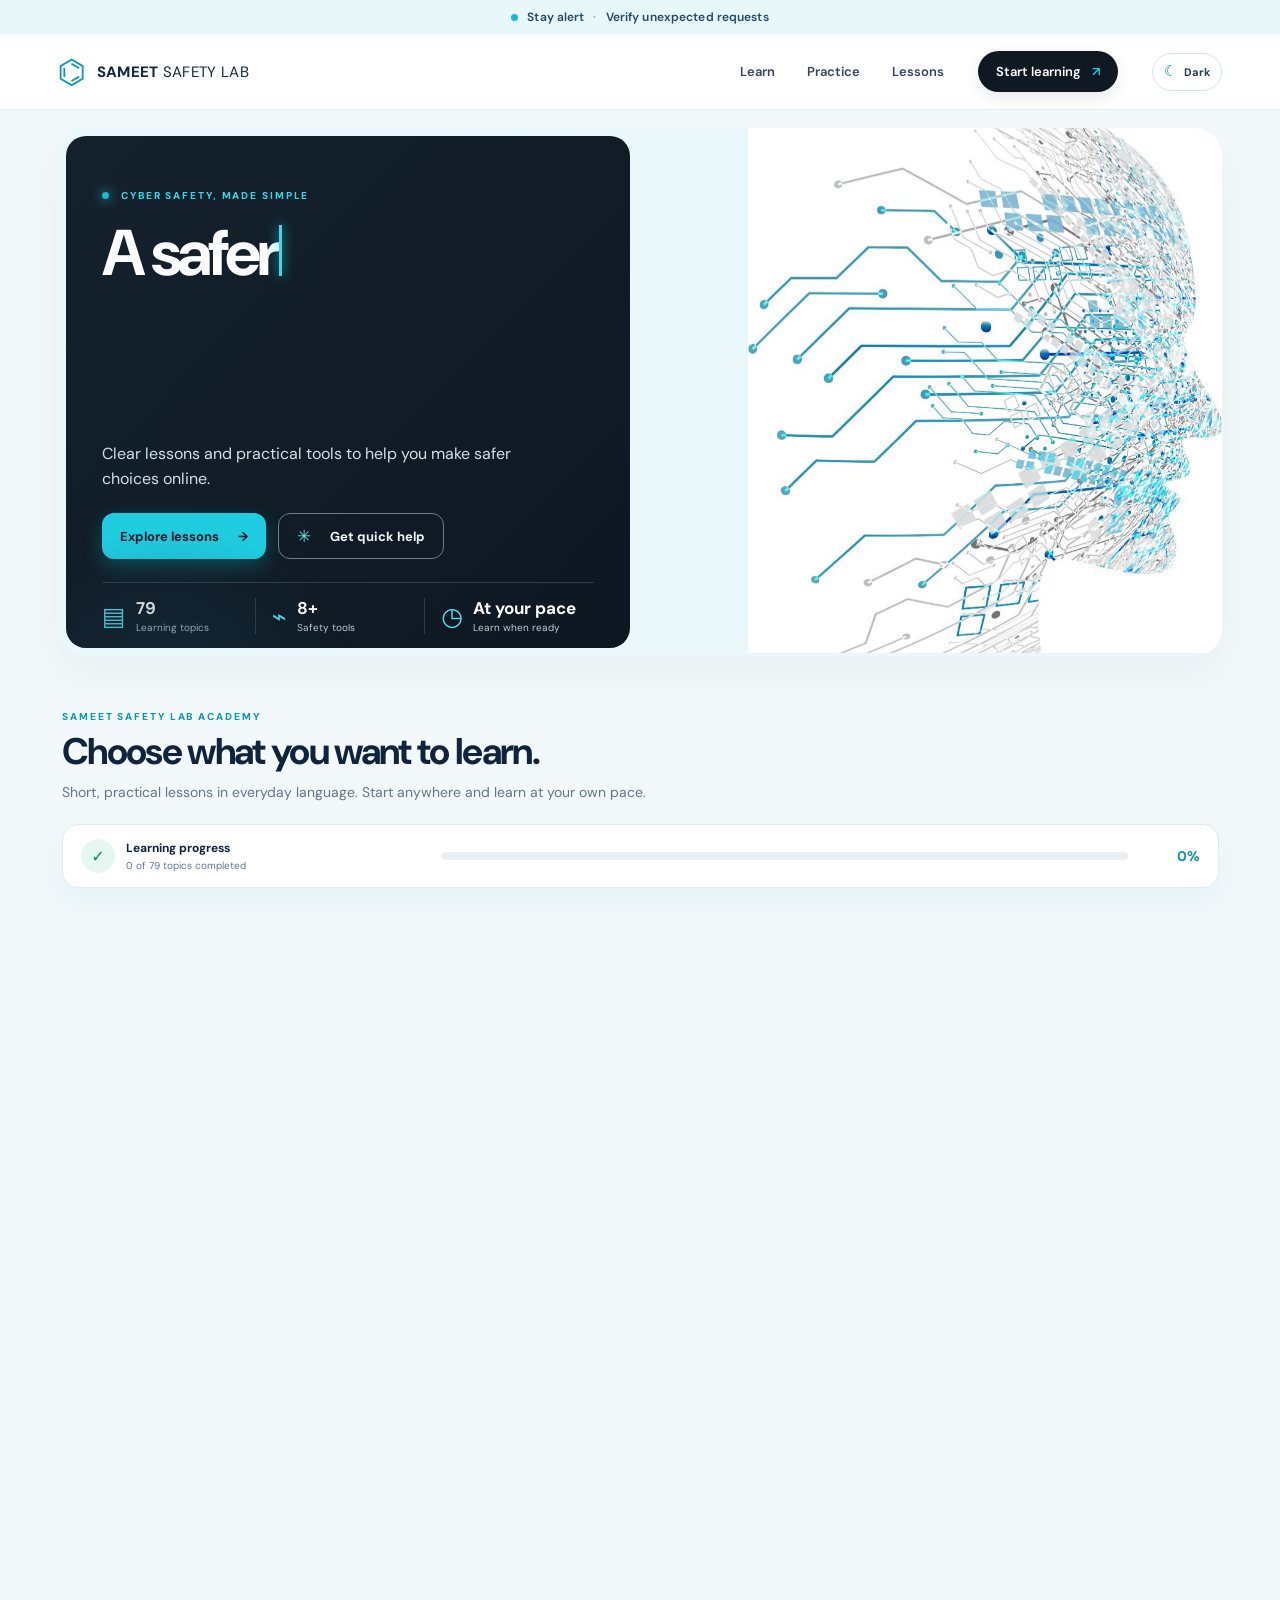
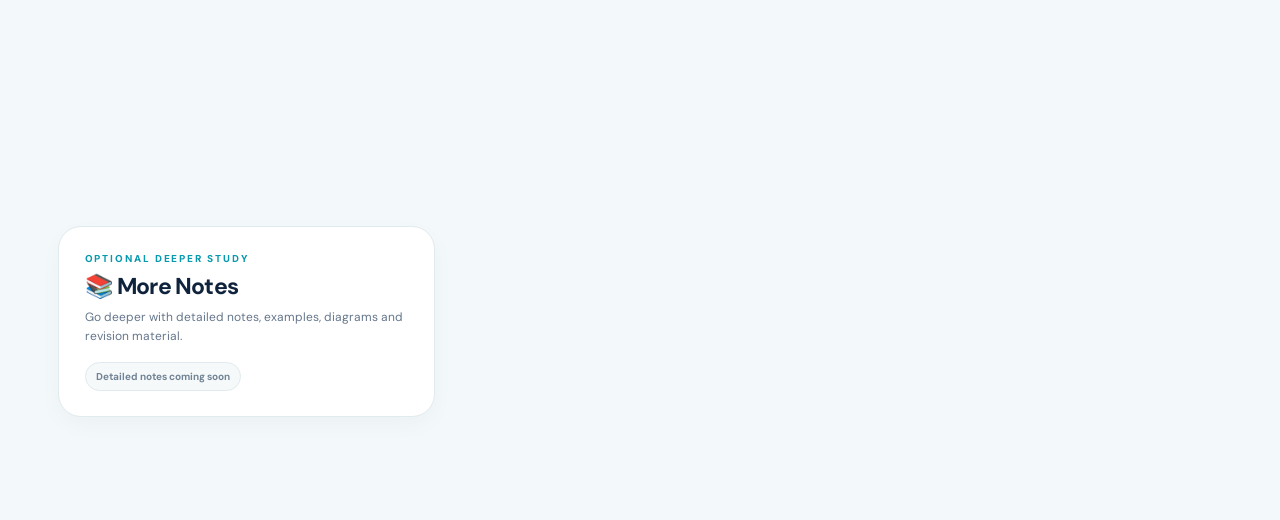
<file: index.html>
<!doctype html>
<html lang="en">
<head>
  <meta charset="utf-8">
  <meta name="viewport" content="width=device-width, initial-scale=1">
  <meta name="theme-color" content="#f3f8fa">
  <meta name="description" content="Simple lessons and practical tools to help you make safer choices online.">
  <link rel="manifest" href="manifest.webmanifest">
  <title>Sameet Safety Lab — Cyber safety, made simple</title>
  <link rel="preconnect" href="https://fonts.googleapis.com">
  <link rel="preconnect" href="https://fonts.gstatic.com" crossorigin>
  <link href="https://fonts.googleapis.com/css2?family=DM+Sans:wght@400;500;600;700;800&display=swap" rel="stylesheet">
  <link rel="stylesheet" href="style.css">
  <link rel="stylesheet" href="learning.css">
</head>
<body>
  <div class="notice"><span class="notice-dot"></span> Stay alert <span class="notice-separator">·</span> Verify unexpected requests</div>
  <header class="site-header">
    <a class="brand" href="#home" aria-label="Sameet Safety Lab home"><span class="brand-mark" aria-hidden="true">⌬</span><span><strong>SAMEET</strong> SAFETY LAB</span></a>
    <button class="menu-toggle" aria-label="Toggle menu" aria-expanded="false"><span></span><span></span></button>
    <nav class="nav-links" aria-label="Main navigation">
      <a href="#learn">Learn</a><a href="#practice">Practice</a><a href="#lessons">Lessons</a>
      <a class="nav-quick" href="#quick-help">Quick help <span aria-hidden="true">↗</span></a>
    </nav>
    <a class="header-cta" href="#learn">Start learning <span aria-hidden="true">↗</span></a>
    <button class="theme-toggle" id="theme-toggle" type="button" aria-label="Switch to dark theme" aria-pressed="false" title="Switch to dark theme"><span class="theme-icon" aria-hidden="true">☾</span><span class="theme-label">Dark</span></button>
  </header>

  <main>
    <section class="hero wrap" id="home">
      <div class="hero-copy">
        <p class="eyebrow"><span class="pulse-dot"></span> CYBER SAFETY, MADE SIMPLE</p>
        <h1 class="typewriter-heading" aria-label="A safer digital life starts with one small step."><span class="typed-prefix" aria-hidden="true"></span><em class="typed-accent" aria-hidden="true"></em><span class="type-caret" aria-hidden="true"></span></h1>
        <p class="hero-lede">Clear lessons and practical tools to help you make safer choices online.</p>
        <div class="hero-actions"><a class="button button-bright" href="#lessons">Explore lessons <span aria-hidden="true">→</span></a><a class="button button-outline" href="#quick-help"><span class="lifebuoy" aria-hidden="true">✳</span> Get quick help</a></div>
        <div class="hero-stats" aria-label="Site overview"><div><span class="stat-icon">▤</span><span><b data-topic-count>79</b><small>Learning topics</small></span></div><div><span class="stat-icon">⌁</span><span><b>8+</b><small>Safety tools</small></span></div><div><span class="stat-icon">◷</span><span><b>At your pace</b><small>Learn when ready</small></span></div></div>
      </div>
    </section>

    <section class="learning wrap" id="learn" aria-labelledby="learn-title">
  <div class="section-heading learn-heading"><div><p class="eyebrow eyebrow-dark">SAMEET SAFETY LAB ACADEMY</p><h2 id="learn-title">Choose what you want to learn.</h2><p class="section-intro">Short, practical lessons in everyday language. Start anywhere and learn at your own pace.</p></div></div>
  <div class="learning-progress">
    <div class="progress-copy"><span class="progress-symbol" aria-hidden="true">✓</span><div><strong>Learning progress</strong><small id="progress-copy">0 of 79 topics completed</small></div></div>
    <div class="progress-bar" id="overall-progress" role="progressbar" aria-label="Overall learning progress" aria-valuemin="0" aria-valuemax="79" aria-valuenow="0"><span id="overall-progress-fill"></span></div>
    <strong class="progress-percent" id="progress-percent">0%</strong>
  </div>
  <div class="hub-controls">
    <label class="topic-search"><span aria-hidden="true">⌕</span><input id="topic-search" type="search" placeholder="Search topics, descriptions, or keywords…" autocomplete="off" aria-label="Search cybersecurity topics"></label>
    <div class="filter-chips" role="group" aria-label="Filter topics by category">
      <button type="button" class="filter-chip is-active" data-filter="All" aria-pressed="true">All</button><button type="button" class="filter-chip" data-filter="Computer &amp; Laptop" aria-pressed="false">Computer &amp; Laptop</button><button type="button" class="filter-chip" data-filter="Mobile" aria-pressed="false">Mobile</button><button type="button" class="filter-chip" data-filter="Wi-Fi &amp; Internet" aria-pressed="false">Wi-Fi &amp; Internet</button><button type="button" class="filter-chip" data-filter="CCTV" aria-pressed="false">CCTV</button><button type="button" class="filter-chip" data-filter="Accounts" aria-pressed="false">Accounts</button><button type="button" class="filter-chip" data-filter="Scams" aria-pressed="false">Scams</button><button type="button" class="filter-chip" data-filter="Threats" aria-pressed="false">Threats</button><button type="button" class="filter-chip" data-filter="Privacy" aria-pressed="false">Privacy</button><button type="button" class="filter-chip" data-filter="Social &amp; Communication" aria-pressed="false">Social &amp; Communication</button><button type="button" class="filter-chip" data-filter="Connectivity &amp; Smart Technology" aria-pressed="false">Connectivity &amp; Smart Technology</button>
    </div>
  </div>
  <p id="topic-results" class="topic-results" aria-live="polite">Showing 12 learning topics</p><div class="topic-grid" id="topic-grid" aria-live="polite"></div>
</section>

    <section class="practice wrap" id="practice" aria-labelledby="practice-title">
      <div class="practice-copy"><p class="eyebrow eyebrow-dark">🧪 PRACTICAL LAB</p><h2 id="practice-title">PRACTICAL LAB</h2><p>Test what you learned in realistic situations.</p><p class="scenario-note">Choose a topic, decide what you would do, and learn from each explanation. No score—just practice.</p><div id="practice-topics" class="practice-topics" aria-label="Choose a practical lab topic"></div></div>
      <div class="practice-aside"><span class="aside-number">LEARN <i>→</i> PRACTICE</span><span class="aside-icon" aria-hidden="true">⌁</span><p>Build confidence one safe decision at a time.</p><a href="#learn">Explore the lessons <span aria-hidden="true">↗</span></a></div>
      <div id="practice-player" class="practice-player" hidden aria-live="polite">
        <div class="practice-player-head"><div><p class="eyebrow eyebrow-dark">PRACTICAL LAB</p><h3 id="practice-topic-title"></h3></div><span id="practice-step"></span></div>
        <div id="practice-scene" class="practice-scene"></div>
        <div class="practice-player-actions"><button id="practice-back" class="choice choice-quiet" type="button">← Back to topics</button><button id="practice-restart" class="choice choice-quiet" type="button">↻ Restart topic</button><button id="practice-return-lesson" class="choice choice-quiet" type="button" hidden>Continue to lesson quiz →</button><button id="practice-next" class="choice choice-safe" type="button" disabled>Next scenario →</button></div>
      </div>
    </section>

    <section class="lessons wrap" id="lessons" aria-labelledby="recommended-title">
  <div class="section-heading"><div><p class="eyebrow eyebrow-dark">A GOOD PLACE TO BEGIN</p><h2 id="recommended-title">Recommended first lessons.</h2></div><a class="text-link" href="#learn">Browse all topics <span aria-hidden="true">→</span></a></div>
  <div class="lesson-grid recommended-grid">
    <button class="lesson-card lesson-card-button" type="button" data-open-lesson="phishing"><span class="lesson-icon lesson-red" aria-hidden="true">✉</span><span class="lesson-body"><b>Spot a fake message</b><small>Explore links, pressure tactics, and safe verification.</small><span class="lesson-meta">◷ &nbsp;9 min <span>Open lesson →</span></span></span></button>
    <button class="lesson-card lesson-card-button" type="button" data-open-lesson="passwords"><span class="lesson-icon lesson-green" aria-hidden="true">▣</span><span class="lesson-body"><b>Protect your accounts</b><small>Learn about passwords, passkeys, and safer sign-in.</small><span class="lesson-meta">◷ &nbsp;6 min <span>Open lesson →</span></span></span></button>
    <button class="lesson-card lesson-card-button" type="button" data-open-lesson="wifi"><span class="lesson-icon lesson-blue" aria-hidden="true">⌁</span><span class="lesson-body"><b>Stay safer on public Wi-Fi</b><small>Know what to check on shared networks.</small><span class="lesson-meta">◷ &nbsp;5 min <span>Open lesson →</span></span></span></button>
  </div>
</section>

    <div class="support-resources wrap">
      <section class="more-notes-promo" aria-labelledby="more-notes-title"><div><p class="eyebrow eyebrow-dark">OPTIONAL DEEPER STUDY</p><h2 id="more-notes-title">📚 More Notes</h2><p>Go deeper with detailed notes, examples, diagrams and revision material.</p></div><span class="notes-coming-soon">Detailed notes coming soon</span></section>
      <section class="quick-help" id="quick-help"><div><p class="eyebrow">NEED A QUICK ANSWER?</p><h2>Start with what happened.</h2><p>Choose a situation to find a matching beginner lesson.</p></div><div class="help-tags"><a href="#learn" data-open-lesson="phishing">I got a suspicious message <span>→ Phishing</span></a><a href="#learn" data-open-lesson="passwords">I want to secure an account <span>→ Passwords &amp; passkeys</span></a><a href="#learn" data-open-lesson="mobile">I lost my phone <span>→ Mobile security</span></a></div></section>
    </div>
<dialog class="lesson-dialog" id="lesson-dialog" aria-labelledby="dialog-title" aria-describedby="dialog-intro">
  <div class="lesson-shell">
    <header class="lesson-toolbar">
      <div class="lesson-toolbar-links"><button class="dialog-back" id="back-to-hub" type="button">← All topics</button><a class="dialog-home" href="#home" id="dialog-home-link">Home</a></div>
      <div class="lesson-search-wrap" id="lesson-search-wrap"><label class="lesson-search"><span aria-hidden="true">⌕</span><input id="lesson-search" type="search" placeholder="Search lessons…" autocomplete="off" aria-label="Search lessons" aria-controls="lesson-search-results" aria-expanded="false"></label><div class="lesson-search-results" id="lesson-search-results" role="listbox" aria-label="Matching lessons" hidden></div></div>
      <div class="lesson-track"><span id="lesson-position">Lesson 1 of 12</span><span class="lesson-track-bar"><span id="lesson-track-fill"></span></span></div>
      <button class="dialog-close" id="close-lesson" type="button" aria-label="Close lesson">×</button>
    </header>
    <div class="lesson-modal-body">
      <aside class="lesson-sidebar"><p class="eyebrow eyebrow-dark" id="dialog-meta">BEGINNER · 9 MIN</p><h2 id="dialog-title"></h2><p id="dialog-intro" class="dialog-intro"></p><nav id="lesson-toc" class="lesson-toc" aria-label="Lesson sections"></nav><div class="sidebar-progress"><span id="sidebar-progress-text">Your progress</span><div class="progress-bar"><span id="sidebar-progress-fill"></span></div></div></aside>
      <article class="lesson-content" id="lesson-content" tabindex="-1"></article>
    </div>
    <footer class="lesson-footer"><button type="button" class="lesson-step-button" id="previous-lesson">← Previous lesson</button><p id="save-note" aria-live="polite">Progress saves on this device.</p><button type="button" class="lesson-step-button lesson-step-next" id="next-lesson">Next lesson →</button></footer>
  </div>
</dialog>
  </main>
  <footer class="site-footer wrap"><a class="brand brand-footer" href="#home"><span class="brand-mark" aria-hidden="true">⌬</span><span><strong>SAMEET</strong> SAFETY LAB</span></a><p>Stay secure. Stay aware. Take it one step at a time.</p><a href="#home">Back to top ↑</a></footer>
  <script src="data/lessons.js"></script>
  <script src="script.js"></script>
</body>
</html>
</file>
<file: style.css>
:root{--ink:#10233d;--muted:#65768c;--cyan:#20cce0;--cyan-deep:#008ea6;--line:#e1eaf0;--pale:#f1f7fa;--white:#fff;--charcoal:#101923;--ease:cubic-bezier(.2,.7,.2,1)}
*{box-sizing:border-box}html{scroll-behavior:smooth}body{margin:0;background:#f3f8fa;color:var(--ink);font-family:"DM Sans",Inter,system-ui,-apple-system,"Segoe UI",sans-serif;-webkit-font-smoothing:antialiased}.notice{height:34px;background:#e7f7fa;color:#244a63;display:flex;gap:9px;align-items:center;justify-content:center;font-size:12px;font-weight:600;letter-spacing:.01em}.notice-dot,.pulse-dot{width:7px;height:7px;border-radius:50%;background:#19b9cf;display:inline-block}.notice-separator{color:#79a1b2}.site-header{height:76px;padding:0 max(4.5vw,24px);display:flex;align-items:center;gap:34px;background:rgba(255,255,255,.93);border-bottom:1px solid #e6edf1;position:sticky;top:0;z-index:10;backdrop-filter:blur(14px)}.brand{display:inline-flex;align-items:center;gap:10px;text-decoration:none;color:#112844;font-size:15px;letter-spacing:.02em;white-space:nowrap}.brand strong{font-weight:800}.brand-mark{font-size:33px;line-height:1;color:#089bb2}.nav-links{margin-left:auto;display:flex;gap:32px;align-items:center}.nav-links a,.header-cta{font-size:13px;font-weight:600;text-decoration:none;color:#33465e}.nav-links a:hover,.text-link:hover{color:var(--cyan-deep)}.nav-quick{display:none!important}.header-cta{background:#101923;color:white;padding:12px 18px;border-radius:999px;box-shadow:0 5px 15px #12243b1b;transition:transform .25s var(--ease),box-shadow .25s}.header-cta span{color:var(--cyan);padding-left:8px}.header-cta:hover{transform:translateY(-2px);box-shadow:0 9px 20px #12243b30}.menu-toggle{display:none}
.wrap{width:min(1320px,91%);margin-inline:auto}.hero{position:relative;margin-top:18px;display:grid;grid-template-columns:1fr 1.03fr;gap:4px;min-height:470px;background:#fff;border-radius:27px;padding:8px;overflow:hidden;box-shadow:0 18px 45px #1731490b}.hero-copy{position:relative;z-index:2;background:linear-gradient(135deg,#14212d,#0e1721);border-radius:20px;padding:41px 36px 25px;color:#fff;display:flex;flex-direction:column;justify-content:center;overflow:hidden;animation:rise-in .75s var(--ease) both}.hero-copy:after{content:"";position:absolute;left:-80px;bottom:-170px;width:370px;height:290px;background:radial-gradient(ellipse,#163b4a66,transparent 70%);pointer-events:none}.eyebrow{margin:0 0 19px;color:#31d9e9;font-size:10px;font-weight:800;letter-spacing:.19em}.pulse-dot{margin-right:8px;box-shadow:0 0 12px #30daed;animation:pulse 2.8s ease-in-out infinite}.hero h1{font-size:clamp(40px,5.05vw,67px);line-height:.99;letter-spacing:-.065em;max-width:660px;margin:0;font-weight:700}.hero h1 em{color:#39d4e4;font-style:normal}.hero-lede{color:#d4e0e8;font-size:16px;line-height:1.55;max-width:420px;margin:17px 0 22px}.hero-actions{display:flex;gap:12px;flex-wrap:wrap}.button{min-height:46px;padding:0 18px;border-radius:12px;display:inline-flex;align-items:center;justify-content:center;gap:19px;text-decoration:none;font-size:13px;font-weight:700;transition:transform .22s var(--ease),box-shadow .22s,background-color .22s}.button:hover{transform:translateY(-2px)}.button-bright{background:var(--cyan);color:#071a27;box-shadow:0 7px 20px #00d4e247}.button-bright:hover{background:#53e1ec;box-shadow:0 9px 24px #00d4e263}.button-outline{border:1px solid #6c7d8d;color:#f4f8fb}.button-outline:hover{background:#ffffff12}.lifebuoy{font-size:17px;color:#5ee7ed}.hero-stats{display:flex;align-items:center;margin-top:23px;padding-top:15px;border-top:1px solid #ffffff26;gap:0}.hero-stats>div{display:flex;align-items:center;gap:10px;flex:1}.hero-stats>div+div{border-left:1px solid #ffffff25;padding-left:16px}.stat-icon{color:#53e1ed;font-size:25px}.hero-stats b,.hero-stats small{display:block}.hero-stats b{font-size:17px;line-height:1.2}.hero-stats small{color:#c0ced8;font-size:10px;margin-top:3px}.hero-art{min-height:454px;border-radius:20px;position:relative;background:#eaf8fb url("assets/circuit-profile.png") center right/cover no-repeat;overflow:hidden;animation:fade-in 1.1s .1s both}.hero-video{position:absolute;inset:0;width:100%;height:100%;object-fit:cover;object-position:center;display:block}.hero-art:after{content:"";position:absolute;inset:0;background:linear-gradient(110deg,rgba(231,249,251,.52),transparent 43%),linear-gradient(90deg,transparent 60%,rgba(0,191,218,.08));pointer-events:none}.hero-art:before{content:"";position:absolute;z-index:1;top:40%;left:20%;width:70px;height:2px;background:linear-gradient(90deg,transparent,#20d8e7,transparent);filter:drop-shadow(0 0 7px #20d8e7);transform:rotate(-23deg);animation:trace 6s ease-in-out infinite}.art-caption{position:absolute;right:28px;bottom:20px;z-index:2;font-size:8px;letter-spacing:.17em;color:#41677d;font-weight:700}.art-caption span{color:#12bad0;margin-left:5px}
.learning{padding:54px 4px 30px}.section-heading{display:flex;align-items:end;justify-content:space-between;gap:20px;margin-bottom:19px}.eyebrow-dark{color:#0799ae;margin-bottom:8px}.section-heading h2,.practice h2,.quick-help h2{margin:0;font-size:clamp(26px,3vw,37px);line-height:1.1;letter-spacing:-.045em}.text-link{color:#038fa7;text-decoration:none;font-size:12px;font-weight:700;white-space:nowrap}.text-link span{margin-left:7px}.feature-grid{display:grid;grid-template-columns:repeat(3,1fr);gap:13px}.feature-card{display:flex;align-items:center;gap:15px;background:#fff;border:1px solid #e8eef2;border-radius:16px;padding:17px 19px;min-height:100px;box-shadow:0 8px 22px #193b4a08;transition:transform .25s var(--ease),box-shadow .25s}.feature-card:hover,.lesson-card:hover{transform:translateY(-4px);box-shadow:0 15px 32px #17314915}.feature-icon{width:48px;height:48px;flex:0 0 48px;border-radius:15px;display:grid;place-items:center;font-size:25px}.icon-cyan{background:#e1f9fc;color:#00a8c1}.icon-violet{background:#f0ebff;color:#8054df}.icon-green{background:#e6f8f1;color:#068d68}.feature-card h3{margin:0 0 5px;font-size:14px;letter-spacing:-.02em}.feature-card p{margin:0;color:var(--muted);font-size:12px;line-height:1.45}
.practice{margin-top:26px;display:grid;grid-template-columns:1.35fr .65fr;gap:22px;background:#e8f5f8;border:1px solid #dcecf0;border-radius:22px;padding:27px 31px}.practice-copy>p:not(.eyebrow){color:#586d80;line-height:1.55;font-size:14px;max-width:600px}.practice .eyebrow{margin-bottom:9px}.scenario-actions{display:flex;gap:10px;flex-wrap:wrap;margin-top:17px}.choice{font:inherit;font-size:12px;font-weight:700;border-radius:10px;padding:11px 15px;cursor:pointer;transition:transform .18s,background-color .18s}.choice:hover{transform:translateY(-2px)}.choice-quiet{color:#294258;border:1px solid #c3d7e0;background:#ffffffa8}.choice-safe{color:#fff;background:#102332;border:1px solid #102332}.scenario-note{font-size:11px!important;color:#718395!important;margin-bottom:0}.scenario-result{background:#fff;border-left:3px solid #0aaec0;padding:10px 13px;margin-top:14px;border-radius:0 9px 9px 0;color:#254256;font-size:12px;line-height:1.45}.scenario-result.is-wrong{border-color:#e69a46}.practice-aside{align-self:stretch;position:relative;background:#142330;color:#fff;border-radius:16px;padding:22px 24px;display:flex;flex-direction:column;justify-content:center;overflow:hidden}.practice-aside:after{content:"";position:absolute;width:180px;height:180px;right:-90px;top:-90px;border-radius:50%;border:1px solid #48d6e52b;box-shadow:0 0 0 18px #48d6e50a,0 0 0 37px #48d6e508}.aside-number{position:absolute;right:19px;top:18px;color:#6de7ed;font-weight:700;font-size:12px}.aside-number i{font-style:normal;color:#8195a2}.aside-icon{color:#55dbe6;font-size:26px}.practice-aside p{font-size:17px;line-height:1.4;max-width:220px;margin:14px 0 16px}.practice-aside a{color:#69e2eb;text-decoration:none;font-size:11px;font-weight:700}.practice-aside a span{margin-left:5px}
.lessons{padding:49px 4px 48px}.time-note{font-size:11px;color:#778797}.lesson-grid{display:grid;grid-template-columns:repeat(3,1fr);gap:13px}.lesson-card{display:flex;align-items:flex-start;gap:13px;padding:17px;background:#fff;border:1px solid #e5edf1;border-radius:16px;color:inherit;text-decoration:none;min-height:132px;box-shadow:0 8px 22px #193b4a08;transition:transform .25s var(--ease),box-shadow .25s}.lesson-icon{width:43px;height:43px;flex:0 0 43px;border-radius:50%;display:grid;place-items:center;font-size:19px}.lesson-red{background:#fff0ef;color:#dc514a}.lesson-green{background:#e4f8ef;color:#168b65}.lesson-blue{background:#e9f2ff;color:#2872c8}.lesson-body{display:flex;flex-direction:column;min-height:98px;flex:1}.lesson-body b{font-size:13px;margin:2px 0 6px}.lesson-body small{font-size:11px;line-height:1.45;color:#6b7b8e}.lesson-meta{margin-top:auto;padding-top:10px;font-size:10px;color:#597186}.lesson-meta span{float:right;font-size:17px;color:#078da4;line-height:10px}
.quick-help{display:flex;align-items:center;justify-content:space-between;gap:26px;background:#142330;color:#fff;border-radius:23px;padding:29px 34px;margin-bottom:35px}.quick-help .eyebrow{margin-bottom:8px}.quick-help h2{font-size:27px}.quick-help p:not(.eyebrow){margin:8px 0 0;color:#bac8d2;font-size:12px}.help-tags{display:grid;grid-template-columns:repeat(3,1fr);gap:8px;max-width:600px}.help-tags a{background:#ffffff0a;border:1px solid #ffffff1d;border-radius:11px;padding:13px;color:#e8f1f6;text-decoration:none;font-size:11px;line-height:1.45;transition:background-color .2s,border-color .2s}.help-tags a:hover{background:#ffffff12;border-color:#35c9d7}.help-tags span{display:block;color:#5bdeea;margin-top:6px}.site-footer{display:flex;align-items:center;justify-content:space-between;gap:20px;padding:5px 4px 25px}.brand-footer .brand-mark{font-size:25px}.brand-footer{font-size:11px}.site-footer p,.site-footer>a:last-child{font-size:10px;color:#728294}.site-footer>a:last-child{text-decoration:none}
@keyframes pulse{0%,100%{box-shadow:0 0 0 0 #30daed44}50%{box-shadow:0 0 0 5px #30daed00}}@keyframes trace{0%,18%{opacity:0;left:14%}28%{opacity:.85}75%{left:69%;opacity:.42}100%{left:77%;opacity:0}}@keyframes rise-in{from{opacity:0;transform:translateY(12px)}to{opacity:1;transform:translateY(0)}}@keyframes fade-in{from{opacity:.65}to{opacity:1}}
@media(max-width:900px){.site-header{gap:15px;padding-inline:4%}.nav-links{gap:17px}.hero{grid-template-columns:1fr 0.88fr;min-height:410px}.hero-copy{padding:30px 25px 20px}.hero-art{min-height:394px}.hero h1{font-size:clamp(39px,6vw,55px)}.feature-grid,.lesson-grid{gap:9px}.feature-card{padding:14px 12px;gap:10px}.feature-icon{width:41px;height:41px;flex-basis:41px}.feature-card h3{font-size:12px}.feature-card p{font-size:11px}.practice{grid-template-columns:1.15fr .85fr}.quick-help{align-items:flex-start;flex-direction:column}.help-tags{max-width:none;width:100%}}
@media(max-width:650px){.notice{font-size:10px}.site-header{height:65px}.brand{font-size:12px;gap:6px}.brand-mark{font-size:28px}.header-cta{font-size:11px;padding:10px 12px;margin-left:auto}.header-cta span{padding-left:4px}.menu-toggle{display:flex;flex-direction:column;gap:5px;border:0;background:transparent;padding:8px;margin-left:auto}.menu-toggle span{width:19px;height:2px;background:#19324b;border-radius:2px}.nav-links{display:none;position:absolute;left:0;right:0;top:64px;background:#fff;padding:18px 5%;border-bottom:1px solid var(--line);box-shadow:0 12px 20px #18364a12;flex-direction:column;align-items:flex-start;gap:17px}.nav-links.is-open{display:flex}.nav-quick{display:block!important}.header-cta{margin-left:0}.wrap{width:92%}.hero{display:flex;flex-direction:column-reverse;padding:6px;margin-top:11px;gap:0;border-radius:22px}.hero-art{min-height:240px;border-radius:17px 17px 8px 8px;background-position:center 43%}.hero-copy{border-radius:8px 8px 17px 17px;padding:24px 20px 20px}.hero h1{font-size:clamp(39px,10vw,54px);max-width:510px}.hero-lede{font-size:14px;margin:14px 0 17px}.hero-stats{margin-top:18px}.hero-stats>div{gap:6px}.hero-stats>div+div{padding-left:8px}.stat-icon{font-size:20px}.hero-stats b{font-size:13px}.hero-stats small{font-size:9px}.art-caption{right:17px;bottom:253px;font-size:7px}.learning{padding-top:39px}.section-heading{align-items:flex-start}.section-heading h2,.practice h2{font-size:27px}.text-link{font-size:10px;padding-top:16px}.feature-grid,.lesson-grid{grid-template-columns:1fr}.feature-card{min-height:83px;padding:14px 16px}.feature-card h3{font-size:13px}.feature-card p{font-size:11px}.practice{margin-top:22px;grid-template-columns:1fr;padding:23px 19px;gap:17px}.practice-aside{min-height:175px}.practice .choice{width:100%;text-align:left}.lessons{padding-block:38px}.time-note{font-size:9px;padding-top:13px}.lesson-card{min-height:116px}.lesson-body{min-height:82px}.quick-help{padding:23px 20px}.quick-help h2{font-size:24px}.help-tags{grid-template-columns:1fr}.help-tags a{padding:11px}.site-footer{flex-wrap:wrap}.site-footer p{order:3;flex-basis:100%;margin:0}}
@media(prefers-reduced-motion:reduce){*,*::before,*::after{scroll-behavior:auto!important;animation-duration:.01ms!important;animation-iteration-count:1!important;transition-duration:.01ms!important}}

/* Motion polish: visible video movement, a restrained cyan shimmer, and an accessible pause control. */
.hero-art{border:1px solid #43d7e466;box-shadow:0 0 0 1px #ffffffa8 inset,0 0 24px #18bad42b;isolation:isolate}
.hero-art:before{z-index:2;width:112px;height:3px;background:linear-gradient(90deg,transparent,#00eaff,#b9fbff,#00c9df,transparent);filter:drop-shadow(0 0 5px #00dcef) drop-shadow(0 0 12px #00bedb);animation:trace 4.8s ease-in-out infinite}
.hero-art:after{z-index:1;background:linear-gradient(110deg,rgba(231,249,251,.4),transparent 43%),linear-gradient(90deg,transparent 55%,rgba(0,191,218,.1));background-size:100% 100%,220% 100%;animation:glow-sweep 8s ease-in-out infinite}
.motion-toggle{position:absolute;z-index:4;top:14px;right:14px;width:34px;height:34px;display:grid;place-items:center;border:1px solid #ffffffa8;border-radius:50%;background:#0e1b27b8;color:#fff;backdrop-filter:blur(8px);cursor:pointer;font:600 13px/1 "DM Sans",sans-serif;transition:background .2s,box-shadow .2s,transform .2s}
.motion-toggle:hover{background:#08aabe;box-shadow:0 0 16px #13d6e7a6;transform:scale(1.06)}
.sr-only{position:absolute;width:1px;height:1px;padding:0;margin:-1px;overflow:hidden;clip:rect(0,0,0,0);white-space:nowrap;border:0}
.button-bright{animation:button-glow 3.8s ease-in-out infinite}
.button-bright:hover{animation:none;box-shadow:0 0 24px #00d4e27a,0 9px 24px #00d4e24d}
.feature-card:hover,.lesson-card:hover{box-shadow:0 12px 28px #13b6ce1b,0 0 0 1px #28bbce2c}
@keyframes glow-sweep{0%,100%{background-position:0 0,100% 0}50%{background-position:0 0,0 0}}
@keyframes button-glow{0%,100%{box-shadow:0 5px 16px #00d4e23b}50%{box-shadow:0 6px 22px #00d4e268,0 0 0 3px #00d4e215}}
@media(prefers-reduced-motion:reduce){.button-bright{animation:none}.hero-art:after{animation:none}}

/* Clear feedback for clickable navigation links. */
.nav-links a{position:relative;display:inline-flex;align-items:center;min-height:38px;transition:color .2s ease,transform .15s ease}
.nav-links a:after{content:"";position:absolute;left:0;right:0;bottom:1px;height:2px;border-radius:2px;background:var(--cyan);box-shadow:0 0 9px #20cce077;transform:scaleX(0);transform-origin:left;transition:transform .24s var(--ease)}
.nav-links a:hover,.nav-links a:focus-visible,.nav-links a.is-clicked{color:#008fa5}
.nav-links a:hover:after,.nav-links a:focus-visible:after,.nav-links a.is-clicked:after{transform:scaleX(1)}
.nav-links a:active{transform:scale(.94)}
.nav-links a:focus-visible,.header-cta:focus-visible,.button:focus-visible{outline:3px solid #20cce077;outline-offset:4px}
#practice:target{box-shadow:0 0 0 3px #20cce042,0 0 26px #20cce01f;transition:box-shadow .4s ease}
@media(prefers-reduced-motion:reduce){.nav-links a,.nav-links a:after,#practice:target{transition:none}}
/* User refinement: faded still artwork, repeatable typing headline, and tactile cards. */
.hero-art{background:#eaf8fb;box-shadow:0 0 0 1px #43d7e455 inset,0 0 22px #18bad41d}
.hero-image-bg{position:absolute;z-index:0;inset:0;background:url("assets/circuit-profile.png") center right/cover no-repeat;opacity:.25;transform:scale(1.025);animation:image-drift 22s ease-in-out infinite alternate}
.hero-art:after{z-index:1;background:linear-gradient(110deg,rgba(231,249,251,.16),transparent 46%),linear-gradient(90deg,transparent 58%,rgba(0,191,218,.07));background-size:100% 100%,220% 100%;animation:glow-sweep 8s ease-in-out infinite}
.hero-art:before{z-index:2}
.typewriter-heading{min-height:3.15em}
.type-caret{display:inline-block;width:3px;height:.8em;margin-left:3px;vertical-align:-.02em;background:#3bd9e8;box-shadow:0 0 12px #13d2e8;animation:caret-blink .8s steps(1,end) infinite}
.feature-card{color:inherit;text-decoration:none;cursor:pointer;position:relative}
.feature-card:active,.lesson-card:active{transform:translateY(-1px) scale(.985);box-shadow:0 0 0 3px #20cce044,0 8px 24px #13b6ce1a}
.feature-card:focus-visible,.lesson-card:focus-visible,.choice:focus-visible{outline:3px solid #20cce077;outline-offset:3px}
.choice{transition:transform .18s var(--ease),background .2s,box-shadow .2s,border-color .2s}
.choice:active{transform:scale(.97)}
.choice.is-selected{box-shadow:0 0 0 3px #20cce04b,0 0 19px #20cce02b;border-color:#20cce0}
.lesson-card:hover{border-color:#8ddce5;box-shadow:0 13px 28px #13b6ce20,0 0 0 1px #28bbce30}
@keyframes caret-blink{0%,49%{opacity:1}50%,100%{opacity:0}}
@keyframes image-drift{from{transform:scale(1.025) translateX(0)}to{transform:scale(1.065) translateX(-1.2%)}}
@media(max-width:900px){.typewriter-heading{min-height:3.45em}}
@media(max-width:650px){.typewriter-heading{min-height:4em}}
@media(prefers-reduced-motion:reduce){.type-caret,.hero-image-bg{animation:none}.type-caret{opacity:0}}
/* The faded circuit artwork is now a background across the whole hero. */
.hero{display:grid;grid-template-columns:1fr 1.03fr;background:#eaf8fb;isolation:isolate}
.hero:before{content:"";position:absolute;z-index:-1;inset:0;background-image:url("assets/circuit-profile.png");background-repeat:no-repeat;background-size:auto 112%;background-position:right 48%;opacity:.25;pointer-events:none}
.hero-copy{grid-column:1;max-width:none}
@media(max-width:650px){.hero{display:block;background:#eaf8fb}.hero:before{background-size:auto 65%;background-position:right top 17px}.hero-copy{min-height:470px}}

/* Restore the hero image to its original full visibility. */
.hero:before{opacity:1}


.video-frame{width:100%;aspect-ratio:16/9;overflow:hidden;margin:13px 0;border-radius:12px;background:#0d1b28}.video-frame iframe{width:100%;height:100%;border:0;display:block}

/* Scroll depth is applied to the existing circuit artwork only. */
.hero:before{transform:translate3d(0,var(--hero-depth,0px),0);will-change:transform}
@media(prefers-reduced-motion:reduce){.hero:before{transform:none!important;will-change:auto}}

/* Optional notes sit beside the existing quick-help panel without changing its controls. */
.support-resources{display:grid;grid-template-columns:minmax(250px,.78fr) minmax(0,1.6fr);gap:14px;align-items:stretch;margin-bottom:35px}
.support-resources .quick-help{margin:0;min-width:0}
.more-notes-promo{display:flex;flex-direction:column;justify-content:space-between;gap:17px;padding:25px 26px;border:1px solid #e1eaee;border-radius:23px;background:#fff;color:var(--ink);box-shadow:0 8px 22px #193b4a08}
.more-notes-promo .eyebrow{margin:0 0 8px}
.more-notes-promo h2{margin:0;font-size:23px;line-height:1.15;letter-spacing:-.035em}
.more-notes-promo p:not(.eyebrow){margin:9px 0 0;color:var(--muted);font-size:12px;line-height:1.55}
.more-notes-promo .notes-coming-soon{align-self:flex-start;padding:7px 10px;border:1px solid #e1eaee;border-radius:999px;background:#f5f9fa;color:#718395;font-size:10px;font-weight:700}
@media(max-width:900px){.support-resources{grid-template-columns:1fr;gap:12px}.support-resources .quick-help{align-items:flex-start;flex-direction:column}}
@media(max-width:650px){.support-resources{gap:10px;margin-bottom:28px}.more-notes-promo{padding:21px 17px;border-radius:18px}.more-notes-promo h2{font-size:21px}}

.theme-toggle{flex:0 0 auto;display:inline-flex;align-items:center;justify-content:center;gap:7px;min-height:38px;padding:0 11px;border:1px solid #d8e4e9;border-radius:999px;background:#fff;color:#243c50;font:inherit;font-size:11px;font-weight:700;cursor:pointer;transition:background-color .22s,color .22s,border-color .22s,transform .22s,box-shadow .22s}
.theme-toggle:hover{transform:translateY(-1px);border-color:#25b9c9;box-shadow:0 4px 12px #0c82941a}
.theme-toggle:focus-visible{outline:3px solid #20cce077;outline-offset:2px}
.theme-icon{font-size:15px;line-height:1;color:#078fa4}
@media(max-width:900px){.theme-toggle{width:38px;min-height:38px;padding:0}.theme-label{display:none}}
@media(max-width:650px){.site-header{gap:6px;padding-inline:10px}.header-cta{order:1;padding:9px 10px}.theme-toggle{order:2;width:34px;min-height:34px}.menu-toggle{order:3;margin-left:0;padding:7px}.menu-toggle span{width:17px}.nav-links{z-index:11}}
@media(prefers-reduced-motion:reduce){.theme-toggle{transition:none!important}.theme-toggle:hover{transform:none}}

body.dark-theme{--ink:#e4edf4;--muted:#a6b7c5;--line:#324451;--pale:#12202b;--white:#182631;background:#0c151e;color:#e4edf4;color-scheme:dark}
body.dark-theme .notice{background:#142532;color:#c2d8e2}
body.dark-theme .notice-separator{color:#8aaab7}
body.dark-theme .site-header{background:rgba(12,22,31,.95);border-bottom-color:#253743}
body.dark-theme .brand,body.dark-theme .nav-links a{color:#dce8f0}
body.dark-theme .nav-links a:hover{color:#55dce8}
body.dark-theme .header-cta{background:#20313d;color:#f3f8fb;box-shadow:0 5px 16px #0005}
body.dark-theme .theme-toggle{border-color:#3b4e5b;background:#182833;color:#e2edf4}
body.dark-theme .theme-icon{color:#f4cb6b}
body.dark-theme .hero{background:#172631;box-shadow:0 18px 45px #0004}
body.dark-theme .learning-progress,body.dark-theme .feature-card,body.dark-theme .topic-card,body.dark-theme .lesson-card,body.dark-theme .empty-results{background:#14232e;border-color:#293d49;color:#e2ebf1;box-shadow:0 8px 22px #0003}
body.dark-theme .topic-card h3,body.dark-theme .feature-card h3{color:#e4edf4}
body.dark-theme .topic-card>p,body.dark-theme .lesson-body small,body.dark-theme .topic-meta,body.dark-theme .time-note{color:#a6b7c5}
body.dark-theme .topic-search,body.dark-theme .filter-chip{background:#14232e;border-color:#334955;color:#c3d2dc}
body.dark-theme .topic-search input{color:#e4edf4}
body.dark-theme .topic-search input::placeholder{color:#92a5b3}
body.dark-theme .filter-chip.is-active{background:#1e3440;border-color:#31515d;color:#fff}
body.dark-theme .topic-start{background:#1b303b;border-color:#38515e;color:#74e1e9}
body.dark-theme .topic-start:hover{background:#23404b}
body.dark-theme .is-complete .topic-start{background:#17372f;border-color:#285b4b;color:#8ce1bd}
body.dark-theme .practice{background:#132530;border-color:#2b424d}
body.dark-theme .practice-copy>p:not(.eyebrow){color:#b3c4ce}
body.dark-theme .choice-quiet{background:#1c303b;border-color:#405664;color:#e0eaf0}
body.dark-theme .quick-help{background:#111e28}
body.dark-theme .site-footer p,body.dark-theme .site-footer>a:last-child{color:#9aadb9}
body.dark-theme .more-notes-promo{background:#14232e;border-color:#293d49;color:#e4edf4;box-shadow:0 8px 22px #0003}
body.dark-theme .more-notes-promo p:not(.eyebrow){color:#a6b7c5}
body.dark-theme .more-notes-promo .notes-coming-soon{background:#1a2c37;border-color:#364b57;color:#a9bac6}
body.dark-theme .nav-links{background-color:#101e28;border-color:#30424d}
body.dark-theme .nav-links a{color:#dce8f0}
body.dark-theme,body.dark-theme .site-header,body.dark-theme .notice,body.dark-theme .feature-card,body.dark-theme .topic-card,body.dark-theme .lesson-card,body.dark-theme .learning-progress,body.dark-theme .more-notes-promo{transition:background-color .25s,color .25s,border-color .25s}
@media(prefers-reduced-motion:reduce){body.dark-theme,body.dark-theme *{transition-duration:.01ms!important}}
</file>
<file: learning.css>
/* Learning hub and lesson modal styles. Keeps the existing site theme and DM Sans. */
#learn,#practice,#lessons,#quick-help{scroll-margin-top:96px}
.learn-heading{align-items:flex-start;margin-bottom:20px}
.section-intro{max-width:720px;color:var(--muted);font-size:14px;line-height:1.6;margin:10px 0 0}
.learning-progress{display:grid;grid-template-columns:minmax(190px,1fr) minmax(150px,2fr) 54px;align-items:center;gap:18px;background:#fff;border:1px solid var(--line);border-radius:16px;padding:14px 18px;margin-bottom:20px;box-shadow:0 8px 22px #193b4a08}
.progress-copy{display:flex;align-items:center;gap:11px}.progress-copy strong,.progress-copy small{display:block}.progress-copy strong{font-size:12px}.progress-copy small{font-size:10px;color:var(--muted);margin-top:3px}
.progress-symbol{width:34px;height:34px;display:grid;place-items:center;border-radius:50%;background:#e4f8f1;color:#078b68;font-weight:800}
.progress-bar{height:8px;border-radius:20px;background:#e9f0f3;overflow:hidden}.progress-bar>span{display:block;width:0;height:100%;border-radius:inherit;background:linear-gradient(90deg,#11b8cb,#42d8e4);transition:width .45s var(--ease)}
.progress-percent{text-align:right;color:#0d93a7;font-size:14px}
.hub-controls{display:flex;justify-content:space-between;align-items:center;gap:16px;margin-bottom:8px}
.topic-search{display:flex;align-items:center;gap:10px;min-height:44px;max-width:340px;flex:1;padding:0 13px;background:#fff;border:1px solid #dae5eb;border-radius:12px;color:#138ca1;box-shadow:0 4px 12px #193b4a06}
.topic-search:focus-within{border-color:#22c4d7;box-shadow:0 0 0 3px #20cce01d}
.topic-search>span{font-size:24px}.topic-search input{width:100%;min-width:0;border:0;outline:0;background:transparent;color:var(--ink);font:inherit;font-size:12px}.topic-search input::placeholder{color:#8696a5}
.filter-chips{display:flex;align-items:center;gap:6px;flex-wrap:wrap;justify-content:flex-end}
.filter-chip{border:1px solid #dce7ec;border-radius:999px;background:#fff;color:#52667a;padding:8px 11px;font-family:inherit;font-size:10px;line-height:1.1;font-weight:600;cursor:pointer;transition:color .18s,border-color .18s,background .18s,transform .18s}
.filter-chip:hover{border-color:#5acdda;color:#007f93;transform:translateY(-1px)}.filter-chip.is-active{background:#122331;border-color:#122331;color:#fff;box-shadow:0 4px 12px #12233120}
.topic-search:focus-within,.filter-chip:focus-visible,.topic-start:focus-visible{outline:3px solid #20cce077;outline-offset:2px}
.topic-results{font-size:10px;color:#718395;margin:13px 0 10px}
.topic-grid{display:grid;grid-template-columns:repeat(3,minmax(0,1fr));gap:13px}
.topic-card{position:relative;display:flex;flex-direction:column;min-width:0;min-height:205px;padding:17px;background:#fff;border:1px solid #e4edf1;border-radius:16px;box-shadow:0 8px 22px #193b4a08;transition:transform .24s var(--ease),box-shadow .24s,border-color .24s}
.topic-card:hover{transform:translateY(-3px);border-color:#9adce3;box-shadow:0 14px 28px #13b6ce19,0 0 0 1px #28bbce1c}
.topic-card-top{display:flex;align-items:center;gap:9px;min-height:36px}
.topic-icon{width:36px;height:36px;display:grid;place-items:center;border-radius:11px;background:#e6f9fb;color:#059db3;font-size:19px}
.topic-category{color:#6e8191;font-size:9px;font-weight:700;text-transform:uppercase;letter-spacing:.09em}
.complete-badge{margin-left:auto;color:#0a805f;font-size:9px;font-weight:700;background:#e6f8f0;padding:5px 8px;border-radius:999px}
.topic-card h3{font-size:15px;letter-spacing:-.03em;margin:13px 0 5px;color:#142941}
.topic-card>p{font-size:11px;line-height:1.5;color:#6b7b8e;margin:0 0 13px}
.topic-meta{display:flex;gap:12px;color:#617588;font-size:9px;margin-top:auto;padding-bottom:12px}
.topic-start{width:100%;min-height:38px;display:flex;align-items:center;justify-content:space-between;padding:0 11px;border:1px solid #d9e8ec;border-radius:10px;background:#f8fcfd;color:#087f93;font-family:inherit;font-size:11px;font-weight:700;cursor:pointer;transition:background .2s,color .2s,box-shadow .2s,transform .2s}
.topic-start span{font-size:16px}.topic-start:hover{background:#e4f9fb;box-shadow:0 0 15px #20cce028;transform:translateY(-1px)}
.is-complete .topic-start{background:#e8f8f2;border-color:#cceee0;color:#087855}
.empty-results{grid-column:1/-1;text-align:center;background:#fff;border:1px dashed #cbdbe3;border-radius:16px;padding:32px;color:var(--ink)}
.empty-results p{color:var(--muted);font-size:12px}.clear-filters{border:0;background:transparent;color:#008da3;font-family:inherit;font-size:12px;font-weight:700;cursor:pointer;text-decoration:underline}
.recommended-grid .lesson-card-button{font-family:inherit;text-align:left;color:inherit;cursor:pointer}
.lesson-card-button:hover{border-color:#8ddce5}
.help-tags a{transition:transform .2s var(--ease),background-color .2s,border-color .2s,box-shadow .2s}
.help-tags a:hover{transform:translateY(-2px);box-shadow:0 0 16px #20cce01e}
.practice-aside a{display:inline-flex;align-items:center;gap:5px}
.section-heading h2{max-width:700px}

/* Cinematic but restrained scroll reveals. Elements are opted in by script.js. */
[data-reveal]{opacity:0;transform:translate3d(0,30px,0);transition:opacity 760ms var(--ease),transform 820ms var(--ease),box-shadow 780ms var(--ease);transition-delay:var(--reveal-delay,0ms)}
[data-reveal="left"]{transform:translate3d(-28px,0,0)}
[data-reveal="right"]{transform:translate3d(28px,0,0)}
[data-reveal="scale"]{transform:translate3d(0,14px,0) scale(.975)}
[data-reveal].is-visible{opacity:1;transform:translate3d(0,0,0) scale(1)}
.hero-copy [data-reveal]{transform:translate3d(0,12px,0);transition-duration:620ms}
.learning-progress[data-reveal]{box-shadow:0 8px 22px #193b4a08}
.learning-progress[data-reveal].is-visible{box-shadow:0 12px 28px #13b6ce12}
.topic-card[data-reveal]{transition:opacity 680ms var(--ease) var(--reveal-delay,0ms),transform 680ms var(--ease) var(--reveal-delay,0ms),box-shadow 240ms var(--ease),border-color 240ms var(--ease)}
.topic-card[data-reveal].is-visible:hover{transform:translate3d(0,-4px,0) scale(1.015)}
.recommended-grid .lesson-card[data-reveal].is-visible:hover{transform:translate3d(0,-4px,0) scale(1.01)}
.topic-card[data-reveal].is-visible:hover,.recommended-grid .lesson-card[data-reveal].is-visible:hover{transition-delay:0ms}
.topic-card .topic-icon{transition:transform 260ms var(--ease),box-shadow 260ms}
.topic-card:hover .topic-icon{transform:translateY(-2px) scale(1.04);box-shadow:0 5px 14px #20cce026}
.topic-start span{transition:transform 220ms var(--ease)}
.topic-start:hover span{transform:translateX(3px)}
.quick-help{transition:box-shadow 800ms var(--ease)}
.quick-help.is-visible{box-shadow:0 0 0 1px #20cce02b,0 0 28px #20cce01c}
.choice:hover{box-shadow:0 6px 15px #17314912}
.site-footer [data-reveal]{transition-duration:650ms}
@media(max-width:650px){
  [data-reveal]{transform:translate3d(0,15px,0)}
  [data-reveal="left"]{transform:translate3d(-14px,0,0)}
  [data-reveal="right"]{transform:translate3d(14px,0,0)}
  [data-reveal="scale"]{transform:translate3d(0,8px,0) scale(.99)}
  [data-reveal].is-visible{transform:translate3d(0,0,0) scale(1)}
  .topic-card[data-reveal].is-visible:hover,.recommended-grid .lesson-card[data-reveal].is-visible:hover{transform:translate3d(0,-2px,0) scale(1.005)}
}
@media(prefers-reduced-motion:reduce){
  [data-reveal],[data-reveal].is-visible{opacity:1!important;transform:none!important;transition:none!important;transition-delay:0ms!important}
  .topic-card .topic-icon,.topic-start span{transition:none!important}
  .topic-card:hover .topic-icon,.topic-start:hover span{transform:none!important}
  .quick-help,.learning-progress{transition:none!important}
}

/* Practical Lab uses the existing pale panel and charcoal/cyan palette. */
#practice-player[hidden],#practice-topics[hidden]{display:none!important}
.practice-copy{min-width:0}
.practice-topics{display:grid;grid-template-columns:repeat(2,minmax(0,1fr));gap:9px;margin-top:19px}
.practice-topic-button{display:flex;align-items:center;gap:11px;min-width:0;min-height:65px;padding:10px 12px;border:1px solid #d9e9ed;border-radius:13px;background:#ffffffd9;color:var(--ink);text-align:left;font:inherit;cursor:pointer;transition:transform .22s var(--ease),border-color .22s,box-shadow .22s}
.practice-topic-button:hover{transform:translateY(-2px);border-color:#79d1dc;box-shadow:0 8px 18px #13b6ce16}
.practice-topic-button:focus-visible,.practice-option:focus-visible{outline:3px solid #20cce077;outline-offset:2px}
.practice-topic-icon{width:37px;height:37px;flex:0 0 37px;display:grid;place-items:center;border-radius:11px;background:#e3f8fb;font-size:19px}
.practice-topic-button>span:nth-child(2){min-width:0;flex:1}
.practice-topic-button strong,.practice-topic-button small{display:block}
.practice-topic-button strong{font-size:11px;line-height:1.3}
.practice-topic-button small{margin-top:3px;color:#6d8191;font-size:9px}
.practice-topic-arrow{color:#048fa4;font-size:18px;transition:transform .2s var(--ease)}
.practice-topic-button:hover .practice-topic-arrow{transform:translateX(3px)}
.practice-topic-button:disabled{opacity:.55;cursor:not-allowed}
.practice-player{grid-column:1/-1;min-width:0;padding:22px;background:#fff;border:1px solid #dce9ed;border-radius:17px;box-shadow:0 12px 28px #1731490b}
.practice-player-head{display:flex;align-items:center;justify-content:space-between;gap:12px;border-bottom:1px solid #e8eef1;padding-bottom:12px;margin-bottom:16px}
.practice-player-head .eyebrow{margin:0 0 5px}
.practice-player-head h3{margin:0;color:var(--ink);font-size:20px;letter-spacing:-.03em}
#practice-step{color:#6b7d8f;font-size:10px;font-weight:700;white-space:nowrap}
.practice-scenario-label{margin:0 0 8px;color:#038fa7;font-size:10px;font-weight:800;letter-spacing:.12em;text-transform:uppercase}
.practice-situation{margin:0 0 15px;padding:15px 17px;border-left:3px solid var(--cyan);border-radius:0 11px 11px 0;background:#f1f8fa;color:#28445b;font-size:14px;line-height:1.6}
.practice-scenario h4{margin:0 0 11px;font-size:14px}
.practice-options{display:grid;gap:8px}
.practice-option{display:flex;align-items:center;gap:11px;min-height:47px;width:100%;padding:9px 12px;border:1px solid #dce7ec;border-radius:11px;background:#fff;color:#31495e;text-align:left;font:inherit;font-size:11px;cursor:pointer;transition:background .2s,border-color .2s,transform .2s,box-shadow .2s}
.practice-option:not(:disabled):hover{transform:translateX(3px);border-color:#83d7df;background:#f5fcfd;box-shadow:0 5px 13px #1731490d}
.practice-option:disabled{cursor:default}
.practice-option-letter{width:25px;height:25px;flex:0 0 25px;display:grid;place-items:center;border-radius:50%;background:#edf4f7;color:#496176;font-size:10px;font-weight:800}
.practice-option-arrow{margin-left:auto;color:#0b99ad;font-size:15px}
.practice-option.is-safe{border-color:#94d8bf;background:#effaf5;color:#176447}
.practice-option.is-unsafe{border-color:#efc49c;background:#fff8f1;color:#795022}
.practice-player .scenario-result{margin-top:14px}
.practice-player-actions{display:flex;align-items:center;justify-content:flex-end;gap:8px;flex-wrap:wrap;margin-top:15px}
.practice-player-actions #practice-back{margin-right:auto}
.practice-player-actions .choice:disabled{opacity:.48;cursor:not-allowed;transform:none;box-shadow:none}
.practice-finished{text-align:center;padding:26px 12px;color:#30485c}
.practice-finished-icon{display:inline-grid;width:42px;height:42px;place-items:center;border-radius:50%;background:#e5f8f0;color:#078760;font-size:23px}
.practice-finished h4{margin:10px 0 5px;font-size:17px}
.practice-finished p{max-width:520px;margin:0 auto;color:#63768a;font-size:12px;line-height:1.6}
@media(max-width:900px){.practice-topics{grid-template-columns:repeat(2,minmax(0,1fr))}.practice-player{padding:18px}}
@media(max-width:650px){.practice-topics{grid-template-columns:1fr;gap:7px}.practice-topic-button{min-height:59px}.practice-player{padding:14px;border-radius:14px}.practice-player-head h3{font-size:17px}.practice-situation{font-size:12px;padding:12px}.practice-player-actions{justify-content:stretch}.practice-player-actions .choice{width:auto;flex:1;padding:10px 11px}.practice-player-actions #practice-back{margin-right:0}.practice-player-actions #practice-next{flex-basis:100%}}
@media(prefers-reduced-motion:reduce){.practice-topic-button,.practice-option,.practice-topic-arrow{transition:none!important}.practice-topic-button:hover,.practice-option:not(:disabled):hover,.practice-topic-button:hover .practice-topic-arrow{transform:none!important}}
/* Full-screen lesson experience */
.lesson-dialog{width:min(1190px,96vw);height:min(94vh,980px);max-width:none;max-height:94vh;padding:0;border:1px solid #dbe7ec;border-radius:22px;background:#f4f8fa;color:var(--ink);box-shadow:0 30px 100px #10233159;overflow:hidden}
.lesson-dialog::backdrop{background:#0a1521b8;backdrop-filter:blur(5px)}
.lesson-shell{height:100%;min-height:0;display:grid;grid-template-rows:auto minmax(0,1fr) auto}
.lesson-toolbar{display:grid;grid-template-columns:minmax(150px,1fr) minmax(180px,220px) minmax(150px,260px) 42px;align-items:center;gap:12px;padding:12px 18px;background:#fff;border-bottom:1px solid #e3ebef}
.lesson-toolbar-links{display:flex;align-items:center;gap:15px}
.lesson-search-wrap{position:relative;min-width:0}
.lesson-search{height:36px;display:flex;align-items:center;gap:7px;padding:0 10px;border:1px solid #dce7eb;border-radius:9px;background:#f8fbfc;color:#168fa2;transition:border-color .18s,box-shadow .18s}
.lesson-search:focus-within{border-color:#26b9ca;box-shadow:0 0 0 2px #20cce018}
.lesson-search>span{font-size:19px;line-height:1}
.lesson-search input{width:100%;min-width:0;border:0;outline:0;background:transparent;color:var(--ink);font:inherit;font-size:12px}
.lesson-search input::placeholder{color:#8797a5}
.lesson-search-results{position:absolute;z-index:5;top:calc(100% + 6px);left:0;right:0;max-height:min(310px,55vh);overflow:auto;padding:5px;border:1px solid #dce7eb;border-radius:10px;background:#fff;box-shadow:0 10px 26px #1023311c}
.lesson-search-results[hidden]{display:none}
.lesson-search-result{display:block;width:100%;padding:9px 10px;border:0;border-radius:7px;background:transparent;color:#18314a;text-align:left;font:inherit;cursor:pointer}
.lesson-search-result:hover,.lesson-search-result:focus-visible{outline:0;background:#eff9fb}
.lesson-search-result strong,.lesson-search-result small{display:block;overflow:hidden;text-overflow:ellipsis;white-space:nowrap}
.lesson-search-result strong{font-size:12px;line-height:1.35}
.lesson-search-result small{margin-top:3px;color:#718395;font-size:10px}
.lesson-search-empty{padding:10px;color:#64798a;font-size:11px}
.dialog-back,.dialog-home{border:0;background:transparent;color:#167e91;font-family:inherit;font-size:11px;font-weight:700;text-decoration:none;cursor:pointer;padding:8px 4px;border-radius:7px}
.dialog-back:hover,.dialog-home:hover{background:#e6f8fb}.dialog-home{color:#536a7f}
.lesson-track{display:grid;gap:5px;color:#698095;font-size:9px;text-align:center}
.lesson-track-bar,.quiz-progress-track{height:5px;background:#e9f0f3;border-radius:99px;overflow:hidden}
.lesson-track-bar>span,.quiz-progress-track>span{display:block;height:100%;width:0;background:linear-gradient(90deg,#12b7cb,#45d8e4);border-radius:inherit;transition:width .35s}
.dialog-close{width:38px;height:38px;border:1px solid #dce7eb;border-radius:50%;background:#fff;color:#243b50;font-size:24px;line-height:1;cursor:pointer;transition:background .2s,transform .2s}
.dialog-close:hover{background:#e9f9fb;transform:rotate(90deg)}
.lesson-modal-body{min-height:0;display:grid;grid-template-columns:260px minmax(0,1fr)}
.lesson-sidebar{min-height:0;overflow:auto;padding:25px 19px;background:#eaf4f7;border-right:1px solid #dce9ed}
.lesson-sidebar .eyebrow{font-size:9px;letter-spacing:.12em;margin-bottom:10px}
.lesson-sidebar h2{font-size:25px;line-height:1.1;letter-spacing:-.04em;margin:0;color:#132a43}
.dialog-intro{font-size:11px;line-height:1.55;color:#62768a;margin:10px 0 19px}
.lesson-toc{display:grid;gap:3px}
.lesson-toc a{padding:7px 8px;border-radius:7px;color:#4e6478;font-size:10px;line-height:1.35;text-decoration:none;transition:background .15s,color .15s}
.lesson-toc a:hover,.lesson-toc a:focus-visible{background:#fff;color:#008ba1;outline:0}
.sidebar-progress{margin-top:22px;padding-top:13px;border-top:1px solid #d4e3e8;color:#5f7588;font-size:9px}.sidebar-progress .progress-bar{margin-top:7px}
.lesson-content{min-height:0;overflow:auto;overscroll-behavior:contain;padding:30px clamp(20px,4vw,54px) 60px;scroll-behavior:smooth}
.lesson-section{max-width:760px;padding:0 0 24px;margin:0 0 22px;border-bottom:1px solid #e0e9ed;scroll-margin-top:18px}
.lesson-kicker{font-size:9px;font-weight:800;letter-spacing:.15em;color:#078fa4;margin:0 0 7px}
.lesson-section h3{margin:0 0 12px;color:#162d45;font-size:23px;letter-spacing:-.035em;line-height:1.25}
.lesson-section>p:not(.lesson-kicker){font-size:17px;line-height:1.75;color:#52677b;margin:0 0 15px}
.lesson-section ul{margin:11px 0 0;padding-left:22px;display:grid;gap:10px;color:#425b70;font-size:16.5px;line-height:1.7}
.lesson-section li::marker{color:#08a8be}
.practice-lesson-link{display:inline-flex;margin:-2px 0 25px;padding:11px 14px;border-radius:10px;background:#e2f8fb;color:#087f93;font-size:11px;font-weight:700;text-decoration:none;transition:box-shadow .2s,transform .2s}
.practice-lesson-link:hover{transform:translateY(-2px);box-shadow:0 0 16px #20cce030}
.watch-section{padding:19px;background:#fff;border:1px solid #e1ebef;border-radius:16px}
.video-placeholder{min-height:170px;display:flex;align-items:center;justify-content:center;gap:13px;margin:13px 0;padding:18px;border-radius:12px;background:radial-gradient(circle at 72% 20%,#1a7283 0,transparent 36%),linear-gradient(135deg,#0d1b28,#132c39);color:#fff}
.video-play{width:42px;height:42px;display:grid;place-items:center;border:1px solid #56d9e7;border-radius:50%;color:#48d9e7;padding-left:3px}
.video-placeholder strong,.video-placeholder small{display:block}.video-placeholder strong{font-size:12px}.video-placeholder small{color:#b7c9d3;font-size:10px;margin-top:5px}
.video-frame{width:100%;aspect-ratio:16/9;overflow:hidden;margin:13px 0;border-radius:12px;background:#0d1b28}.video-frame iframe{width:100%;height:100%;border:0;display:block}
.external-note{padding:9px 11px;background:#f0f7f9;border-radius:8px;font-size:10px!important}
.source-action,.source-placeholder{display:inline-block;color:#087f93;font-size:10px;font-weight:700;text-decoration:none}.source-action:hover{text-decoration:underline}.source-placeholder{color:#758897;font-weight:500}
.resource-list{padding-left:18px!important}.resource-list a{color:#087f93;text-decoration:underline;text-underline-offset:2px}
.quiz-section{padding:22px;background:#f0f7f9;border:1px solid #dce9ed;border-radius:16px}
.quiz-section>p:not(.lesson-kicker){margin-bottom:15px}
.quiz-question,.quiz-results,.quiz-complete{max-width:640px;background:#fff;border:1px solid #e0eaee;border-radius:14px;padding:17px}
.quiz-question-top{display:flex;justify-content:space-between;gap:12px;color:#638095;font-size:9px;font-weight:700}
.quiz-question>.quiz-progress-track{margin:9px 0 15px}
.quiz-question h4,.quiz-results h4,.quiz-complete h4{margin:0 0 14px;color:#18314a;font-size:16px;line-height:1.4;letter-spacing:-.02em}
.quiz-options{display:grid;gap:7px}
.quiz-option{display:flex;align-items:center;gap:10px;width:100%;min-height:43px;padding:8px 10px;border:1px solid #e0e9ee;border-radius:9px;background:#fff;color:#40576d;text-align:left;font-family:inherit;font-size:10px;line-height:1.45;font-weight:500;cursor:pointer;transition:border-color .18s,background .18s,transform .18s}
.quiz-option:hover:not(:disabled){border-color:#34bfd0;background:#f3fcfd;transform:translateX(2px)}
.quiz-option:focus-visible{outline:3px solid #20cce077;outline-offset:2px}.quiz-option:disabled{cursor:default}
.option-letter{width:23px;height:23px;flex:0 0 23px;display:grid;place-items:center;border-radius:50%;background:#edf3f5;color:#607589;font-weight:700}
.quiz-option.is-correct{border-color:#1fa77e;background:#effaf5}.quiz-option.is-correct .option-letter{background:#1fa77e;color:#fff}
.quiz-option.is-incorrect{border-color:#d99051;background:#fff8f1}.quiz-option.is-incorrect .option-letter{background:#d99051;color:#fff}
.option-result{margin-left:auto;color:#52677b;font-size:9px}
.answer-feedback{margin-top:12px;padding:13px 15px;border-radius:9px;border-left:3px solid #149c76;background:#edf9f4;color:#285d4c;font-size:15px;line-height:1.65}
.answer-feedback.answer-rethink{border-color:#cf874b;background:#fff7ef;color:#76512f}.answer-feedback p{margin:4px 0 0}
.quiz-action-row,.quiz-result-actions{display:flex;justify-content:flex-end;gap:8px;margin-top:13px}
.quiz-primary,.quiz-secondary{min-height:38px;padding:0 13px;border-radius:9px;font-family:inherit;font-size:10px;font-weight:700;cursor:pointer;transition:transform .18s,box-shadow .18s,background .18s}
.quiz-primary{border:1px solid #122331;background:#122331;color:#fff}.quiz-primary:hover{box-shadow:0 0 14px #10233132;transform:translateY(-1px)}
.quiz-secondary{border:1px solid #d2e0e5;background:#fff;color:#356072}.quiz-secondary:hover{background:#eff9fb}
.quiz-results>p:not(.quiz-progress-label),.quiz-complete>p{font-size:15px;line-height:1.65;color:#63778a}
.quiz-progress-label{color:#098fa4;font-size:9px;font-weight:800;letter-spacing:.14em;margin:0 0 8px}
.answer-review{display:grid;gap:9px;margin-top:14px}
.answer-review article{padding:13px;border-radius:9px;background:#f5f9fa;font-size:15px;line-height:1.65;color:#53697d}
.answer-review article p{margin:5px 0}.review-selected{color:#73502f}.review-correct{color:#087856;font-weight:700}
.quiz-complete{border-color:#bee8d6;background:#f3fbf7}.quiz-state-icon{width:31px;height:31px;display:grid;place-items:center;margin-bottom:8px;border-radius:50%;background:#d9f4e8;color:#087856;font-weight:800}
.lesson-footer{display:flex;align-items:center;justify-content:space-between;gap:12px;padding:11px 17px;background:#fff;border-top:1px solid #e3ebef}
.lesson-footer p{font-size:9px;color:#778999;text-align:center;margin:0}
.lesson-step-button{min-height:38px;padding:0 12px;border:1px solid #d9e5e9;border-radius:9px;background:#fff;color:#315267;font-family:inherit;font-size:10px;font-weight:700;cursor:pointer;transition:background .18s,box-shadow .18s}
.lesson-step-button:hover:not(:disabled){background:#eff9fb;box-shadow:0 0 12px #20cce01b}.lesson-step-button:disabled{opacity:.45;cursor:not-allowed}
.lesson-step-next{background:#102331;border-color:#102331;color:#fff}
.lesson-step-button:focus-visible,.quiz-primary:focus-visible,.quiz-secondary:focus-visible,.dialog-close:focus-visible,.dialog-back:focus-visible{outline:3px solid #20cce077;outline-offset:2px}
@media(max-width:900px){.topic-grid{grid-template-columns:repeat(2,minmax(0,1fr))}.hub-controls{align-items:flex-start;flex-direction:column}.topic-search{max-width:none;width:100%}.filter-chips{justify-content:flex-start}.lesson-toolbar{grid-template-columns:minmax(120px,1fr) minmax(155px,200px) minmax(120px,190px) 38px;gap:8px;padding-inline:12px}.lesson-search{height:35px}.lesson-modal-body{grid-template-columns:215px minmax(0,1fr)}.lesson-sidebar{padding:20px 14px}.lesson-content{padding:24px 25px 45px}.lesson-section h3{font-size:22px}.lesson-section>p:not(.lesson-kicker){font-size:16.5px}.lesson-section ul{font-size:16px}}
@media(max-width:650px){.learning{padding-top:38px}.learn-heading{margin-bottom:15px}.section-intro{font-size:12px}.learning-progress{grid-template-columns:1fr 44px;gap:9px 12px;padding:12px}.learning-progress .progress-bar{grid-row:2;grid-column:1/3}.progress-percent{grid-row:1;grid-column:2}.progress-symbol{width:30px;height:30px}.filter-chips{gap:6px}.filter-chip{padding:8px 10px;font-size:9px}.topic-grid{grid-template-columns:1fr;gap:9px}.topic-card{min-height:0;padding:15px}.topic-card h3{margin-top:10px}.topic-results{margin:10px 0}.recommended-grid{grid-template-columns:1fr}.lesson-dialog{width:100vw;height:100dvh;max-height:100dvh;border:0;border-radius:0}.lesson-toolbar{grid-template-columns:minmax(0,1fr) 38px;grid-template-rows:auto auto auto;gap:5px 8px;padding:8px 10px}.lesson-toolbar-links{grid-column:1;grid-row:1;gap:5px}.lesson-search-wrap{grid-column:1/-1;grid-row:2}.lesson-track{grid-column:1;grid-row:3;grid-template-columns:auto minmax(50px,1fr);align-items:center;text-align:left;font-size:9px}.lesson-search{height:34px;max-width:220px}.lesson-search-results{max-width:300px}.dialog-close{grid-column:2;grid-row:1;width:34px;height:34px}.dialog-back,.dialog-home{font-size:9px}.lesson-modal-body{grid-template-columns:minmax(0,1fr);grid-template-rows:auto minmax(0,1fr)}.lesson-sidebar{max-height:31vh;overflow:auto;padding:14px 16px;border-right:0;border-bottom:1px solid #dce9ed}.lesson-sidebar h2{font-size:20px}.dialog-intro{margin:6px 0 8px;font-size:10px}.lesson-toc{display:flex;gap:6px;overflow-x:auto;padding-bottom:5px;scrollbar-width:thin}.lesson-toc a{flex:0 0 auto;background:#fff;border:1px solid #dce9ed;white-space:nowrap;font-size:9px}.sidebar-progress{display:none}.lesson-content{padding:20px 15px 35px}.lesson-section{padding-bottom:18px;margin-bottom:17px}.lesson-section h3{font-size:22px}.lesson-section>p:not(.lesson-kicker){font-size:16px;line-height:1.75}.lesson-section ul{font-size:16px;line-height:1.7;gap:8px;padding-left:19px}.answer-feedback,.quiz-results>p:not(.quiz-progress-label),.quiz-complete>p,.answer-review article{font-size:15px}.video-placeholder{min-height:130px}.quiz-section{padding:14px}.quiz-question,.quiz-results,.quiz-complete{padding:13px}.quiz-option{min-height:45px}.lesson-footer{padding:8px 9px;gap:6px}.lesson-footer p{font-size:8px}.lesson-step-button{min-height:36px;padding:0 8px;font-size:9px}}
@media(max-width:375px){.site-header{gap:7px;padding-inline:10px}.brand{font-size:10px;gap:4px}.brand-mark{font-size:22px}.menu-toggle{padding:5px}.header-cta{font-size:9px;padding:8px 9px}.header-cta span{padding-left:3px}.typewriter-heading{min-height:4.15em}.lesson-footer p{display:none}.lesson-step-button{font-size:9px}.quiz-question h4{font-size:14px}.lesson-toolbar{grid-template-columns:minmax(0,1fr) 34px}.dialog-home{display:none}}
@media(prefers-reduced-motion:reduce){.topic-card,.topic-start,.filter-chip,.quiz-option,.lesson-step-button,.progress-bar>span{transition:none!important}.lesson-content{scroll-behavior:auto}}

.notes-section,.resource-section{padding:18px 20px;border:1px solid #e0eaee;border-radius:15px;background:#fff}
.notes-section .notes-coming-soon{display:inline-flex;margin:0;padding:7px 10px;border:1px solid #e1eaee;border-radius:999px;background:#f5f9fa;color:#718395;font-size:11px;font-weight:700}
.notes-open-link,.notes-download-link{display:inline-flex;align-items:center;min-height:38px;margin:2px 8px 0 0;padding:0 12px;border:1px solid #d5e6eb;border-radius:9px;background:#f7fbfc;color:#087f93;font-size:12px;font-weight:700;text-decoration:none}
.notes-open-link{background:#e2f8fb;border-color:#c9edf1}
.notes-open-link:hover,.notes-download-link:hover{border-color:#26b9ca;box-shadow:0 0 12px #20cce018}
.official-resource-list{display:grid;grid-template-columns:repeat(auto-fit,minmax(210px,1fr));gap:9px;margin-top:12px}
.official-resource{display:flex;min-height:100%;padding:12px;border:1px solid #e0eaee;border-radius:11px;background:#f9fbfc;color:#31495e;text-decoration:none;transition:border-color .18s,background .18s}
.official-resource:hover,.official-resource:focus-visible{border-color:#7fd2dc;background:#f2fbfc;outline:0}
.official-resource strong,.official-resource small,.official-resource-description{display:block}
.official-resource strong{color:#087f93;font-size:13px;line-height:1.4}
.official-resource small{margin-top:4px;color:#718395;font-size:10px;font-weight:700}
.official-resource-description{margin-top:7px;color:#52677b;font-size:12px;line-height:1.5}
@media(max-width:650px){.notes-section,.resource-section{padding:15px}.official-resource-list{grid-template-columns:1fr}}

body.dark-theme .lesson-dialog{background:#101d27;border-color:#30414d;color:#e4edf4}
body.dark-theme .lesson-toolbar,body.dark-theme .lesson-footer{background:#13212c;border-color:#2a3c48}
body.dark-theme .lesson-track{color:#a4b6c3}
body.dark-theme .lesson-track-bar,body.dark-theme .quiz-progress-track{background:#293943}
body.dark-theme .dialog-back,body.dark-theme .dialog-home{color:#70d9e4}
body.dark-theme .dialog-home{color:#b0c1cb}
body.dark-theme .dialog-back:hover,body.dark-theme .dialog-home:hover{background:#203640}
body.dark-theme .dialog-close,body.dark-theme .lesson-step-button{background:#192b36;border-color:#3a4d59;color:#dce8ef}
body.dark-theme .lesson-step-next{background:#1a303c;border-color:#1a303c;color:#fff}
body.dark-theme .lesson-sidebar{background:#152731;border-color:#2d414b}
body.dark-theme .lesson-sidebar h2{color:#e7eff5}
body.dark-theme .dialog-intro,body.dark-theme .lesson-toc a{color:#adbdc7}
body.dark-theme .lesson-toc a:hover,body.dark-theme .lesson-toc a:focus-visible{background:#1e323e;color:#69dce6}
body.dark-theme .sidebar-progress{border-color:#334852;color:#aabac5}
body.dark-theme .lesson-content{background:#101d27}
body.dark-theme .lesson-section{border-bottom-color:#2d3f49}
body.dark-theme .lesson-section h3{color:#e3edf4}
body.dark-theme .lesson-section>p:not(.lesson-kicker){color:#bac8d1}
body.dark-theme .lesson-section ul{color:#bdcbd4}
body.dark-theme .lesson-kicker{color:#53d5e2}
body.dark-theme .watch-section,body.dark-theme .quiz-question,body.dark-theme .quiz-results,body.dark-theme .quiz-complete,body.dark-theme .notes-section,body.dark-theme .resource-section{background:#162731;border-color:#30434e}
body.dark-theme .video-placeholder{background:radial-gradient(circle at 72% 20%,#1a7283 0,transparent 36%),linear-gradient(135deg,#0d1b28,#132c39)}
body.dark-theme .external-note{background:#1b303a;color:#bdcbd4}
body.dark-theme .source-action,body.dark-theme .resource-list a{color:#69dce6}
body.dark-theme .source-placeholder{color:#9dafbb}
body.dark-theme .notes-open-link{background:#1b3b43;border-color:#31555e;color:#81e0e7}
body.dark-theme .notes-download-link{background:#1a2c36;border-color:#394d58;color:#dce8ef}
body.dark-theme .notes-section .notes-coming-soon{background:#1a2c36;border-color:#3a4d59;color:#b6c5ce}
body.dark-theme .official-resource{background:#1a2b35;border-color:#344954;color:#dce8ef}
body.dark-theme .official-resource:hover,body.dark-theme .official-resource:focus-visible{background:#203741;border-color:#4b8e98}
body.dark-theme .official-resource strong{color:#75dce5}
body.dark-theme .official-resource small{color:#a8bac5}
body.dark-theme .official-resource-description{color:#c0cdd5}
body.dark-theme .quiz-section{background:#142630;border-color:#30434d}
body.dark-theme .quiz-question h4,body.dark-theme .quiz-results h4,body.dark-theme .quiz-complete h4{color:#e5eef4}
body.dark-theme .quiz-option{background:#1b2d37;border-color:#3a4d58;color:#d2dee5}
body.dark-theme .quiz-option:hover:not(:disabled){background:#203943;border-color:#4c9aa5}
body.dark-theme .quiz-option .option-letter{background:#293c47;color:#d2dee5}
body.dark-theme .quiz-option.is-correct{background:#18372f;border-color:#34775e;color:#d8f3e7}
body.dark-theme .quiz-option.is-correct .option-letter{background:#277353;color:#fff}
body.dark-theme .quiz-option.is-incorrect{background:#3b2b20;border-color:#875e36;color:#f4dec5}
body.dark-theme .quiz-option.is-incorrect .option-letter{background:#875e36;color:#fff}
body.dark-theme .answer-feedback{background:#18352d;color:#cae9dc;border-color:#42a17c}
body.dark-theme .answer-feedback.answer-rethink{background:#382b20;color:#efddc8;border-color:#ba8450}
body.dark-theme .quiz-results>p:not(.quiz-progress-label),body.dark-theme .quiz-complete>p{color:#b4c4ce}
body.dark-theme .answer-review article{background:#1b2c36;color:#c6d2da}
body.dark-theme .review-selected{color:#edc390}
body.dark-theme .review-correct{color:#8bdbb8}
body.dark-theme .quiz-complete{border-color:#356c57}
body.dark-theme .quiz-state-icon{background:#214a3b;color:#94e3bf}
body.dark-theme .quiz-secondary{background:#1b2d37;border-color:#3a4d58;color:#dce8ef}
body.dark-theme .practice-topic-button,body.dark-theme .practice-player{background:#172833;border-color:#334853;color:#dfe9ef}
body.dark-theme .practice-topic-icon{background:#1b3a43}
body.dark-theme .practice-topic-button small,body.dark-theme #practice-step{color:#a8bac4}
body.dark-theme .practice-situation{background:#1b303a;color:#d4e0e7}
body.dark-theme .practice-scenario h4,body.dark-theme .practice-finished{color:#e2ebf1}
body.dark-theme .practice-option{background:#1b2d37;border-color:#3a4d58;color:#dce7ed}
body.dark-theme .practice-option-letter{background:#2b3d48;color:#dce7ed}
body.dark-theme .practice-option.is-safe{background:#18372f;border-color:#34775e;color:#d4f0e2}
body.dark-theme .practice-option.is-unsafe{background:#3a2b20;border-color:#875e36;color:#f1ddc5}
body.dark-theme .scenario-result{background:#19332e;color:#d4e8df}
body.dark-theme .scenario-result.is-wrong{background:#382b20;color:#f0dfcc}
body.dark-theme .practice-finished p{color:#b3c2cb}
body.dark-theme .practice-finished-icon{background:#214a3b;color:#94e3bf}
body.dark-theme .practice-lesson-link{background:#1b3b43;color:#81e0e7}
body.dark-theme .lesson-search{background:#172833;border-color:#3a505c}
body.dark-theme .lesson-search input{color:#e4edf4}
body.dark-theme .lesson-search input::placeholder{color:#92a5b1}
body.dark-theme .lesson-search-results{background:#172833;border-color:#3a505c;box-shadow:0 10px 26px #0007}
body.dark-theme .lesson-search-result{color:#e2ebf1}
body.dark-theme .lesson-search-result:hover,body.dark-theme .lesson-search-result:focus-visible{background:#203944}
body.dark-theme .lesson-search-result small,body.dark-theme .lesson-search-empty{color:#a6b7c2}
body.dark-theme .lesson-search-empty{color:#c5d1d8}
body.dark-theme .lesson-dialog,body.dark-theme .lesson-toolbar,body.dark-theme .lesson-footer,body.dark-theme .lesson-sidebar,body.dark-theme .lesson-content,body.dark-theme .lesson-section,body.dark-theme .practice-player{transition:background-color .25s,color .25s,border-color .25s}
@media(prefers-reduced-motion:reduce){body.dark-theme .lesson-dialog,body.dark-theme .lesson-toolbar,body.dark-theme .lesson-footer,body.dark-theme .lesson-sidebar,body.dark-theme .lesson-content,body.dark-theme .lesson-section,body.dark-theme .practice-player{transition-duration:.01ms!important}}
</file>
